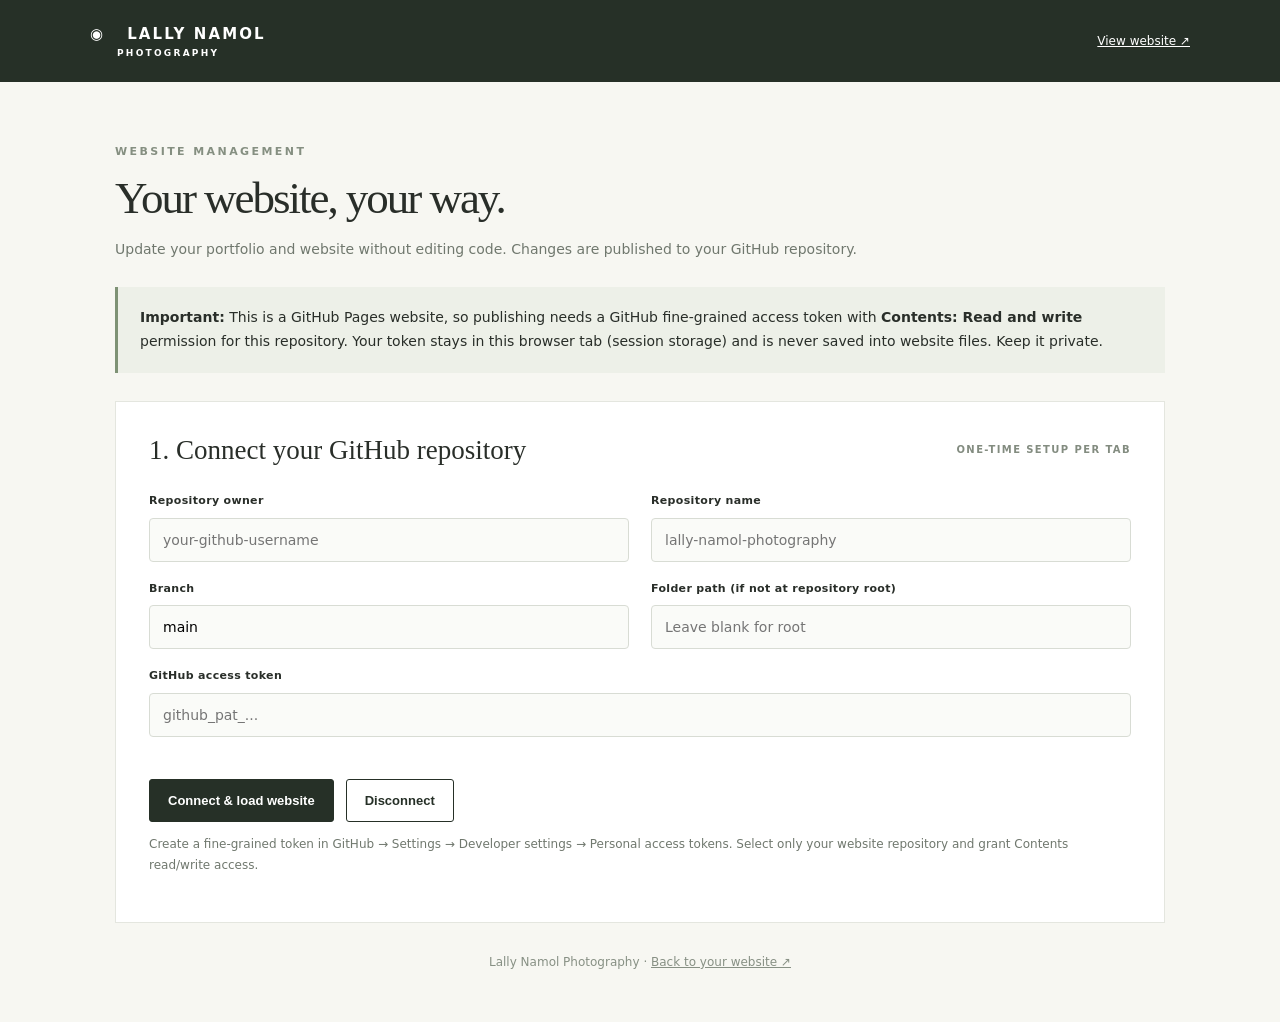
<file: admin.html>
<!doctype html><html lang="en"><head><meta charset="utf-8"><meta name="viewport" content="width=device-width,initial-scale=1"><meta name="robots" content="noindex,nofollow"><meta name="theme-color" content="#242c24"><title>Portfolio Manager | Lally Namol Photography</title><link rel="stylesheet" href="admin.css"><script src="js/admin.js" defer></script></head><body>
<header class="admin-header"><a href="index.html" class="wordmark">◉ &nbsp; LALLY NAMOL <span>PHOTOGRAPHY</span></a><a href="index.html" class="view-link" target="_blank" rel="noopener">View website ↗</a></header>
<main class="admin-wrap"><div class="heading"><p class="kicker">WEBSITE MANAGEMENT</p><h1>Your website, your way.</h1><p>Update your portfolio and website without editing code. Changes are published to your GitHub repository.</p></div>
<div class="notice"><strong>Important:</strong> This is a GitHub Pages website, so publishing needs a GitHub fine-grained access token with <b>Contents: Read and write</b> permission for this repository. Your token stays in this browser tab (session storage) and is never saved into website files. Keep it private.</div>
<section class="panel" id="connect-panel"><div class="panel-title"><h2>1. Connect your GitHub repository</h2><span class="step">ONE-TIME SETUP PER TAB</span></div><form id="connect-form" class="connect-grid"><label>Repository owner<input id="repo-owner" placeholder="your-github-username" autocomplete="off" required></label><label>Repository name<input id="repo-name" placeholder="lally-namol-photography" autocomplete="off" required></label><label>Branch<input id="repo-branch" value="main" required></label><label>Folder path (if not at repository root)<input id="repo-path" placeholder="Leave blank for root"></label><label class="full">GitHub access token<input id="repo-token" type="password" placeholder="github_pat_..." autocomplete="off" required></label><div class="actions full"><button type="submit" class="btn">Connect & load website</button><button type="button" class="btn secondary" id="disconnect">Disconnect</button></div></form><p class="micro">Create a fine-grained token in GitHub → Settings → Developer settings → Personal access tokens. Select only your website repository and grant Contents read/write access.</p></section>
<section id="editor" hidden><div class="status-bar" id="connection-label"></div><section class="panel"><div class="panel-title"><h2>2. Website content</h2><span class="step">EDIT TEXT & CONTACT DETAILS</span></div><div id="text-fields" class="fields-grid"></div><div class="actions"><button type="button" class="btn" id="save-text">Publish text changes</button></div></section>
<section class="panel"><div class="panel-title"><h2>3. Your photography portfolio</h2><span class="step">UPLOAD, ORGANISE & REMOVE</span></div><div class="upload-row"><label>Choose photos to upload<input id="photo-upload" type="file" accept="image/jpeg,image/png,image/webp,image/avif" multiple></label><label>Category<select id="photo-category"><option>Weddings</option><option>Portraits</option><option>Celebrations</option></select></label></div><p class="micro">JPEG, PNG, WebP or AVIF, up to 8 MB each. Images are uploaded to your repository and added to the live portfolio after publishing.</p><div class="actions"><button id="upload-button" type="button" class="btn">Upload & publish photos</button></div><h3>Current gallery</h3><div class="gallery-list" id="admin-gallery"></div><div class="actions"><button id="save-gallery" type="button" class="btn">Publish gallery changes</button></div></section>
<section class="panel"><div class="panel-title"><h2>4. Hero, story & logo images</h2><span class="step">OPTIONAL</span></div><div class="feature-grid"><div><label>Hero image<input type="file" id="hero-upload" accept="image/jpeg,image/png,image/webp,image/avif"></label><button class="btn secondary upload-feature" data-target="heroImage" data-input="hero-upload">Upload hero image</button></div><div><label>About image<input type="file" id="about-upload" accept="image/jpeg,image/png,image/webp,image/avif"></label><button class="btn secondary upload-feature" data-target="aboutImage" data-input="about-upload">Upload about image</button></div><div><label>Brand logo<input type="file" id="logo-upload" accept="image/png,image/webp,image/svg+xml"></label><button class="btn secondary upload-feature" data-target="logoImage" data-input="logo-upload">Upload logo</button></div></div><p class="micro">For the logo, use a transparent PNG, WebP or SVG. Changes go live after publishing.</p></section></section>
<div class="feedback" role="status" aria-live="polite" id="feedback"></div><div class="admin-foot">Lally Namol Photography · <a href="index.html">Back to your website ↗</a></div></main></body></html>
</file>
<file: admin.css>
:root{--forest:#263027;--ink:#292e29;--muted:#70786e;--line:#dcded7;--surface:#f7f7f2}*{box-sizing:border-box}body{margin:0;background:var(--surface);font:14px/1.6 system-ui,-apple-system,Segoe UI,sans-serif;color:var(--ink)}a{color:inherit}.admin-header{background:var(--forest);color:white;padding:22px max(28px,calc((100vw - 1100px)/2));display:flex;justify-content:space-between;gap:20px;align-items:center}.wordmark{font-size:15px;letter-spacing:.14em;font-weight:700;text-decoration:none}.wordmark span{font-size:9px;letter-spacing:.25em;display:block;margin-left:27px}.view-link{font-size:12px}.admin-wrap{width:min(1050px,calc(100% - 36px));margin:0 auto;padding:50px 0}.heading{margin-bottom:27px}.kicker{color:#858f81;font-size:11px;font-weight:750;letter-spacing:.22em}.heading h1{font:normal 45px Georgia,serif;letter-spacing:-.045em;margin:7px 0}.heading>p:last-child{color:var(--muted)}.notice{background:#edf0e8;border-left:3px solid #7e9275;padding:19px 22px;line-height:1.7;margin-bottom:28px}.panel{background:white;border:1px solid #e4e6df;padding:33px;margin-bottom:23px}.panel-title{display:flex;gap:18px;justify-content:space-between;align-items:center;margin-bottom:26px}.panel h2{font:normal 27px Georgia,serif;margin:0}.step{font-size:10px;color:#838c80;letter-spacing:.14em;font-weight:700}.connect-grid,.fields-grid,.upload-row,.feature-grid{display:grid;grid-template-columns:1fr 1fr;gap:18px 22px}.full{grid-column:1/-1}label{font-size:11px;letter-spacing:.03em;font-weight:700;display:block}input,select,textarea{width:100%;background:#fafbf8;border:1px solid #d8dcd4;border-radius:4px;padding:13px;margin-top:8px;font:14px system-ui;outline-color:#687d65}textarea{resize:vertical;min-height:100px}.actions{display:flex;gap:12px;margin-top:24px;flex-wrap:wrap}.btn{background:var(--forest);border:1px solid var(--forest);color:white;padding:13px 18px;border-radius:3px;font-weight:650;font-size:13px}.btn.secondary{background:white;color:var(--forest)}.btn:disabled{opacity:.55;cursor:not-allowed}.micro{font-size:12px;color:var(--muted);line-height:1.8}.status-bar{background:#e8efe4;border:1px solid #c8d9c2;color:#365039;padding:14px 18px;margin-bottom:20px;font-size:13px}.gallery-list{display:grid;grid-template-columns:repeat(3,minmax(0,1fr));gap:15px}.gallery-edit{border:1px solid var(--line);padding:12px}.gallery-edit img{width:100%;aspect-ratio:4/3;object-fit:cover;background:#eee}.gallery-edit label{margin-top:10px}.gallery-edit button{background:none;color:#9c3939;border:0;padding:12px 0;font-weight:650}.gallery-edit input,.gallery-edit select{padding:9px}.feature-grid>div{border:1px solid var(--line);padding:15px}.upload-feature{margin-top:14px}.feedback{position:sticky;bottom:12px;margin:18px auto;max-width:800px;text-align:center;pointer-events:none}.feedback:not(:empty){background:#e9efe6;color:#2c5030;border:1px solid #b5c8b0;padding:16px;box-shadow:0 4px 25px #0001}.feedback.error{background:#fff0ee;color:#a13026;border-color:#ecc1bd}.admin-foot{text-align:center;color:#879084;font-size:12px;margin-top:30px}@media(max-width:700px){.admin-header{padding:18px}.heading h1{font-size:35px}.panel{padding:22px}.panel-title{display:block}.step{display:block;margin-top:10px}.connect-grid,.fields-grid,.upload-row,.feature-grid{grid-template-columns:1fr}.gallery-list{grid-template-columns:1fr 1fr}.full{grid-column:auto}}@media(max-width:420px){.gallery-list{grid-template-columns:1fr}}
</file>
